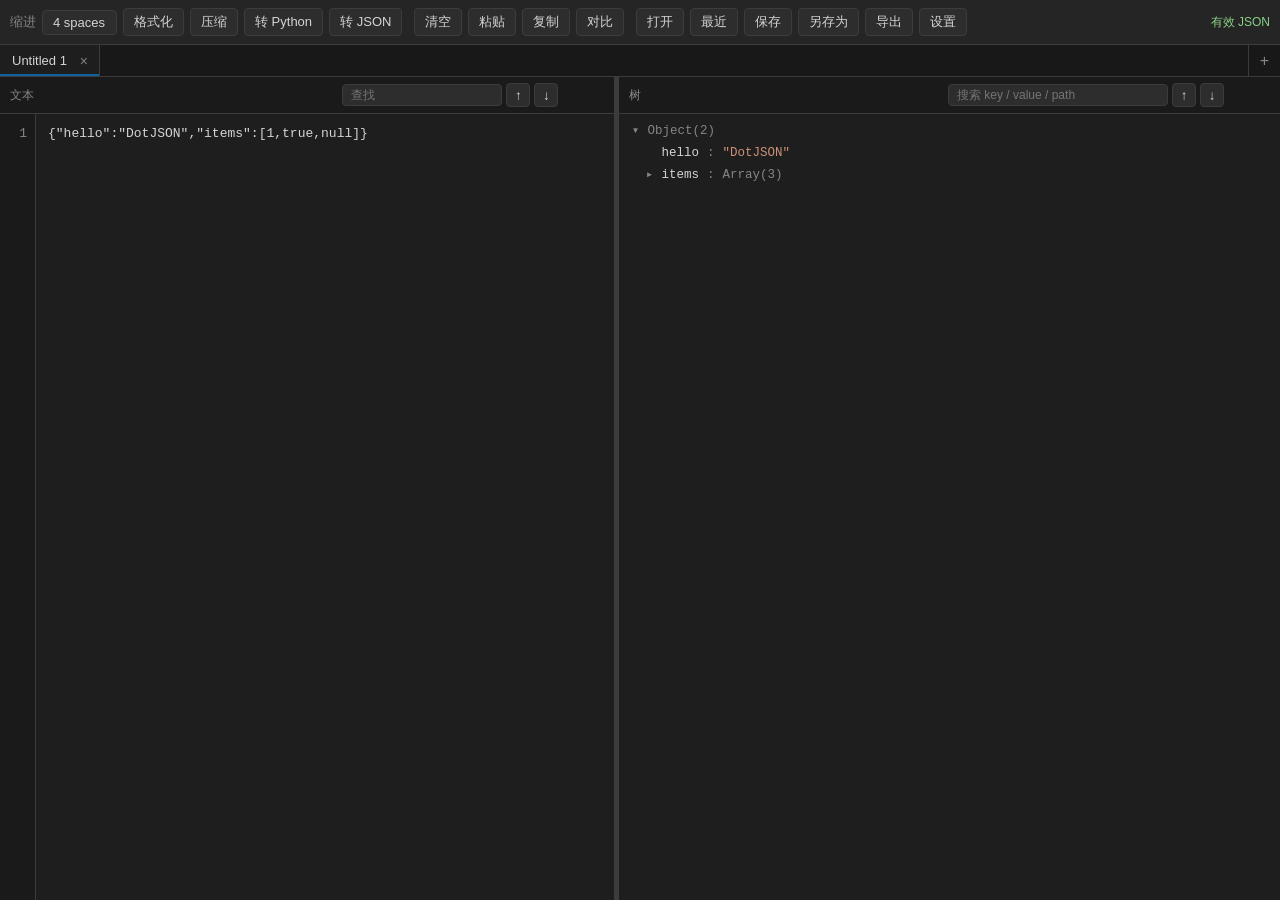
<file: utools/index.html>
<!DOCTYPE html>
<html lang="zh-CN">
<head>
  <meta charset="UTF-8" />
  <meta name="viewport" content="width=device-width, initial-scale=1.0" />
  <title>DotJSON</title>
  <link rel="stylesheet" href="index.css" />
</head>
<body>
  <div id="app">
    <header class="toolbar" role="toolbar">
      <div class="toolbar-group">
        <label class="indent-label" title="缩进">
          缩进
          <select id="indent-select" aria-label="缩进">
            <option value="twoSpaces">2 spaces</option>
            <option value="fourSpaces" selected>4 spaces</option>
            <option value="tab">Tab</option>
          </select>
        </label>
        <button type="button" id="btn-format" title="格式化 JSON（无效时会尝试修复）">格式化</button>
        <button type="button" id="btn-minify" title="压缩 JSON">压缩</button>
        <button type="button" id="btn-to-python" title="转为 Python 字面量">转 Python</button>
        <button type="button" id="btn-to-json" title="转为标准 JSON">转 JSON</button>
      </div>
      <div class="toolbar-group">
        <button type="button" id="btn-clear" title="清空">清空</button>
        <button type="button" id="btn-paste" title="从剪贴板粘贴并尝试格式化">粘贴</button>
        <button type="button" id="btn-copy" title="复制全文">复制</button>
        <button type="button" id="btn-diff" title="JSON 对比">对比</button>
      </div>
      <div class="toolbar-group">
        <button type="button" id="btn-open" title="打开文件">打开</button>
        <button type="button" id="btn-recent" title="最近文件">最近</button>
        <button type="button" id="btn-save" title="保存">保存</button>
        <button type="button" id="btn-save-as" title="另存为">另存为</button>
        <button type="button" id="btn-export" title="导出到文件">导出</button>
        <button type="button" id="btn-settings" title="设置">设置</button>
      </div>
      <div class="status" id="status" aria-live="polite">就绪</div>
    </header>

    <div id="tab-bar" class="tab-bar" role="tablist" aria-label="文档标签">
      <div id="tab-list" class="tab-list"></div>
      <button type="button" id="btn-new-tab" class="tab-new" title="新建标签">+</button>
    </div>

    <main class="panes">
      <section class="pane pane-editor" aria-label="文本编辑">
        <div class="pane-header editor-header">
          <span>文本</span>
          <span class="file-meta">
            <span id="dirty-mark" class="dirty-mark" hidden>•</span>
            <span id="file-label" class="file-label"></span>
          </span>
          <div class="editor-search" id="editor-search-bar">
            <input
              id="editor-search"
              type="search"
              placeholder="查找"
              autocomplete="off"
            />
            <button type="button" id="editor-search-prev" title="上一个">↑</button>
            <button type="button" id="editor-search-next" title="下一个">↓</button>
            <span id="editor-search-count" class="search-count"></span>
          </div>
        </div>
        <div id="jsonl-bar" class="jsonl-bar" hidden>
          <div id="jsonl-browse-controls" class="jsonl-browse-controls">
            <button type="button" id="jsonl-prev" title="上一条">上一条</button>
            <span id="jsonl-pos" class="jsonl-pos">0 / 0</span>
            <button type="button" id="jsonl-next" title="下一条">下一条</button>
            <button type="button" id="jsonl-exit" title="退出逐条浏览，在编辑器中显示完整 JSONL 文件">整文件编辑</button>
          </div>
          <div id="jsonl-full-controls" class="jsonl-full-controls" hidden>
            <span class="jsonl-full-hint">当前为 JSONL 整文件编辑（多行无法作为单个 JSON 解析）</span>
            <button type="button" id="jsonl-enter" title="按行进入逐条浏览">逐条浏览</button>
          </div>
        </div>
        <div class="editor-shell">
          <div id="editor-gutter" class="editor-gutter" aria-hidden="true"></div>
          <div class="editor-main">
            <pre id="editor-highlight" class="editor-highlight" aria-hidden="true"></pre>
            <textarea
              id="editor"
              spellcheck="false"
              autocomplete="off"
              autocapitalize="off"
              placeholder='粘贴或输入 JSON，例如 {"hello": "world"}'
            ></textarea>
          </div>
        </div>
      </section>

      <div class="splitter" id="splitter" title="拖拽调整宽度"></div>

      <section class="pane pane-tree" aria-label="树浏览">
        <div class="pane-header tree-header">
          <span>树</span>
          <div class="tree-search" id="tree-search-bar">
            <input
              id="tree-search"
              type="search"
              placeholder="搜索 key / value / path"
              autocomplete="off"
            />
            <button type="button" id="search-prev" title="上一个">↑</button>
            <button type="button" id="search-next" title="下一个">↓</button>
            <span id="search-count" class="search-count"></span>
          </div>
        </div>
        <div id="jsonl-accordion" class="jsonl-accordion" hidden></div>
        <div id="tree-host" class="tree-host">
          <div id="tree" class="tree" tabindex="0"></div>
        </div>
      </section>
    </main>
  </div>

  <ul id="context-menu" class="context-menu" hidden>
    <li data-action="copy-key">Copy Key</li>
    <li data-action="copy-value">Copy Value</li>
    <li data-action="copy-path">Copy JSON Path</li>
    <li data-action="expand-all">Expand All</li>
    <li data-action="collapse-all">Collapse All</li>
    <li data-action="delete-node">Delete Node</li>
  </ul>

  <ul id="tab-context-menu" class="context-menu" hidden>
    <li data-action="rename">重命名</li>
    <li data-action="duplicate">创建副本</li>
    <li data-action="close">关闭</li>
    <li data-action="close-others">关闭其他</li>
  </ul>

  <ul id="recent-menu" class="context-menu recent-menu" hidden></ul>

  <div id="settings-panel" class="settings-panel" hidden>
    <div class="settings-card" role="dialog" aria-label="设置" aria-modal="true">
      <div class="settings-card-header">
        <h2>设置</h2>
        <button type="button" id="settings-dismiss" class="settings-dismiss" title="不保存并关闭" aria-label="不保存并关闭">×</button>
      </div>
      <label class="settings-field">
        默认缩进
        <select id="settings-default-indent" aria-label="默认缩进">
          <option value="twoSpaces">2 spaces</option>
          <option value="fourSpaces">4 spaces</option>
          <option value="tab">Tab</option>
        </select>
      </label>
      <p class="settings-hint">仅影响新建标签，不改变已打开文档。</p>
      <label class="settings-toggle">
        <input type="checkbox" id="settings-auto-format" checked />
        <span>自动格式化</span>
      </label>
      <p class="settings-hint">开启后，粘贴、打开文件与从 uTools 搜索框载入时会自动格式化内容。</p>
      <div class="settings-card-footer">
        <button type="button" id="settings-save-close">保存并关闭</button>
      </div>
    </div>
  </div>

  <div id="diff-panel" class="diff-panel" hidden>
    <div class="diff-panel-inner">
      <div class="diff-panel-header">
        <span>JSON 对比</span>
        <button type="button" id="diff-close" title="关闭">关闭</button>
      </div>
      <div class="diff-sources">
        <div class="diff-side">
          <div class="diff-side-toolbar">
            <label>
              左
              <select id="diff-left-select" aria-label="左侧来源标签"></select>
            </label>
            <button type="button" id="diff-left-current" title="使用当前标签">用当前标签</button>
          </div>
          <textarea
            id="diff-left-text"
            class="diff-text"
            spellcheck="false"
            autocomplete="off"
            placeholder="左侧 JSON"
          ></textarea>
        </div>
        <div class="diff-side">
          <div class="diff-side-toolbar">
            <label>
              右
              <select id="diff-right-select" aria-label="右侧来源标签"></select>
            </label>
            <button type="button" id="diff-right-current" title="使用当前标签">用当前标签</button>
          </div>
          <textarea
            id="diff-right-text"
            class="diff-text"
            spellcheck="false"
            autocomplete="off"
            placeholder="右侧 JSON"
          ></textarea>
        </div>
      </div>
      <div class="diff-rows-wrap">
        <div class="diff-rows-header">
          <span class="diff-col-path">path</span>
          <span class="diff-col-kind">kind</span>
          <span class="diff-col-left">左</span>
          <span class="diff-col-right">右</span>
        </div>
        <div id="diff-rows" class="diff-rows" role="listbox" aria-label="差异列表"></div>
      </div>
      <div class="diff-actions">
        <button type="button" id="diff-apply-left" title="将选中差异应用到左">应用到左</button>
        <button type="button" id="diff-apply-right" title="将选中差异应用到右">应用到右</button>
        <button type="button" id="diff-apply-all-left" title="将全部差异应用到左">全部到左</button>
        <button type="button" id="diff-apply-all-right" title="将全部差异应用到右">全部到右</button>
      </div>
    </div>
  </div>

  <script src="lib/json-core.js"></script>
  <script src="lib/json-diff.js"></script>
  <script src="lib/jsonl.js"></script>
  <script src="lib/python-literal.js"></script>
  <script src="lib/tree-edit.js"></script>
  <script src="state/document.js"></script>
  <script src="state/preferences.js"></script>
  <script src="state/workspace.js"></script>
  <script src="app/main.js"></script>
</body>
</html>
</file>
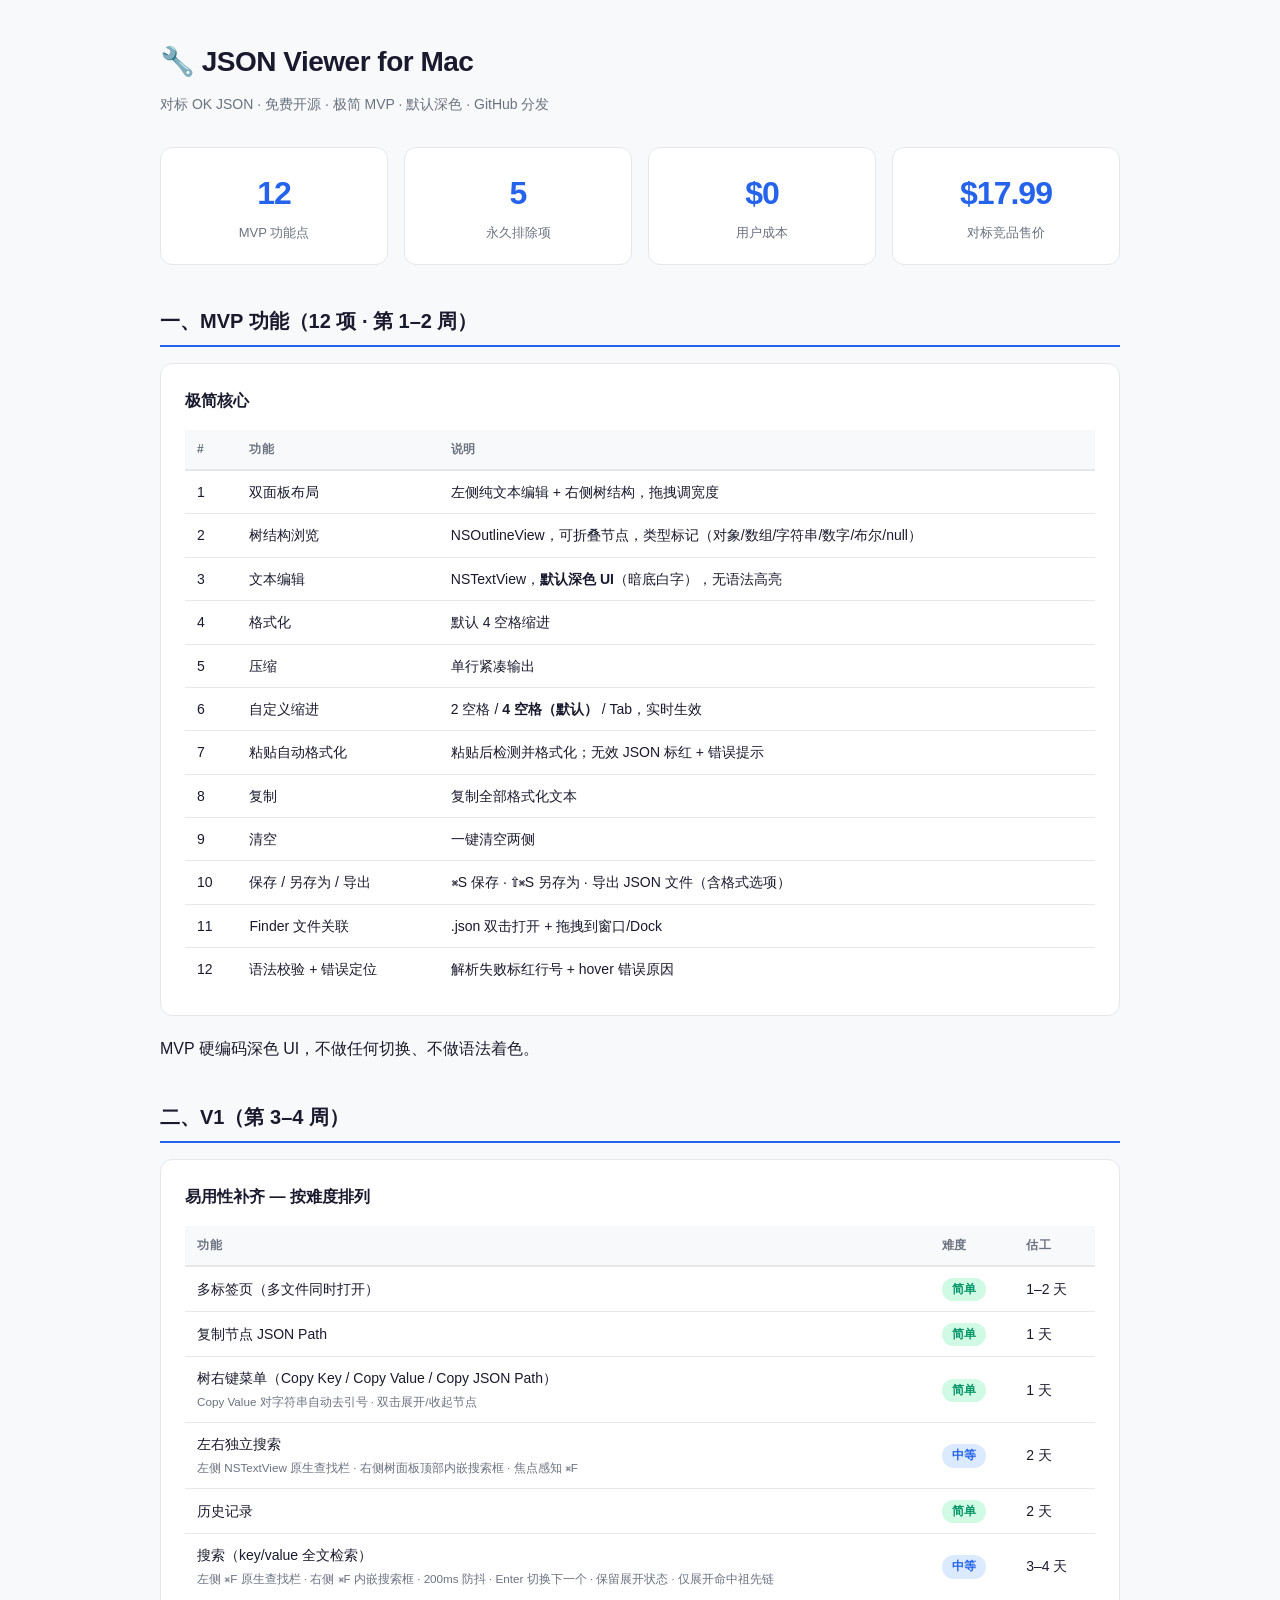
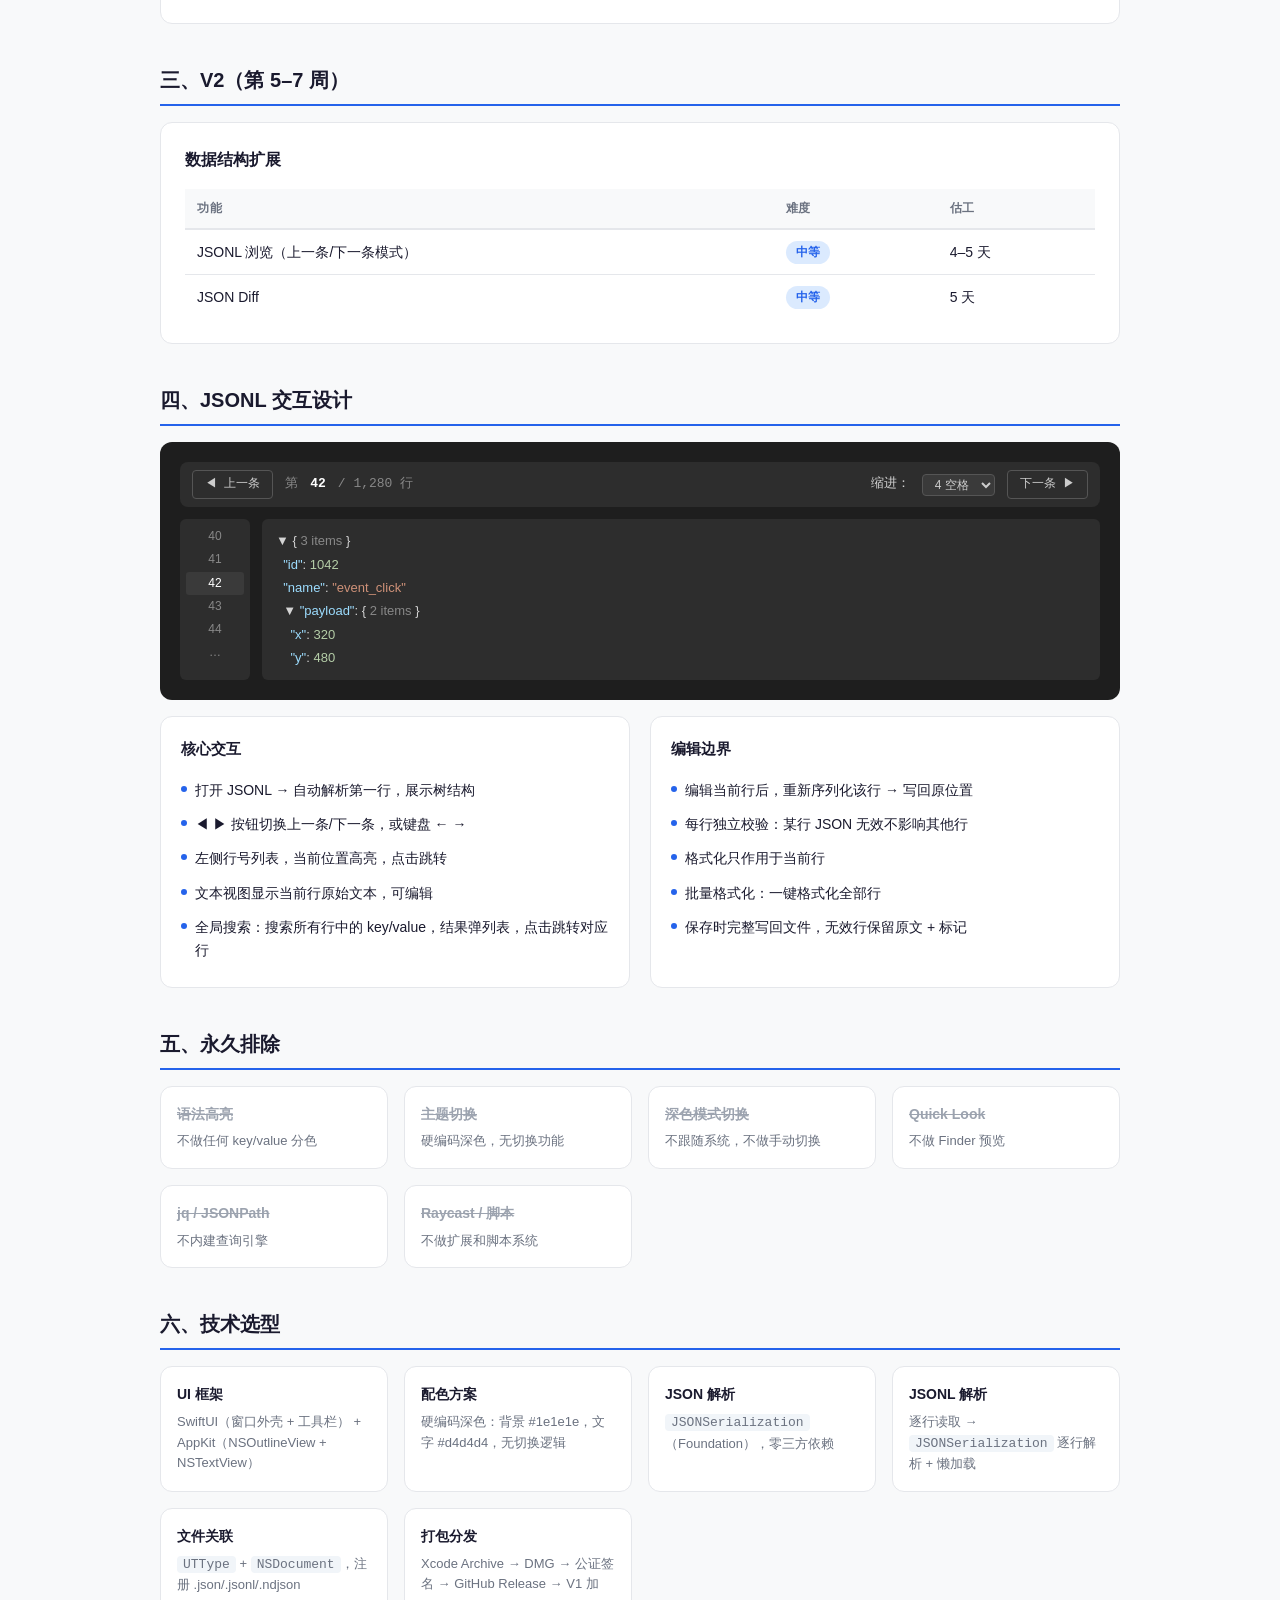
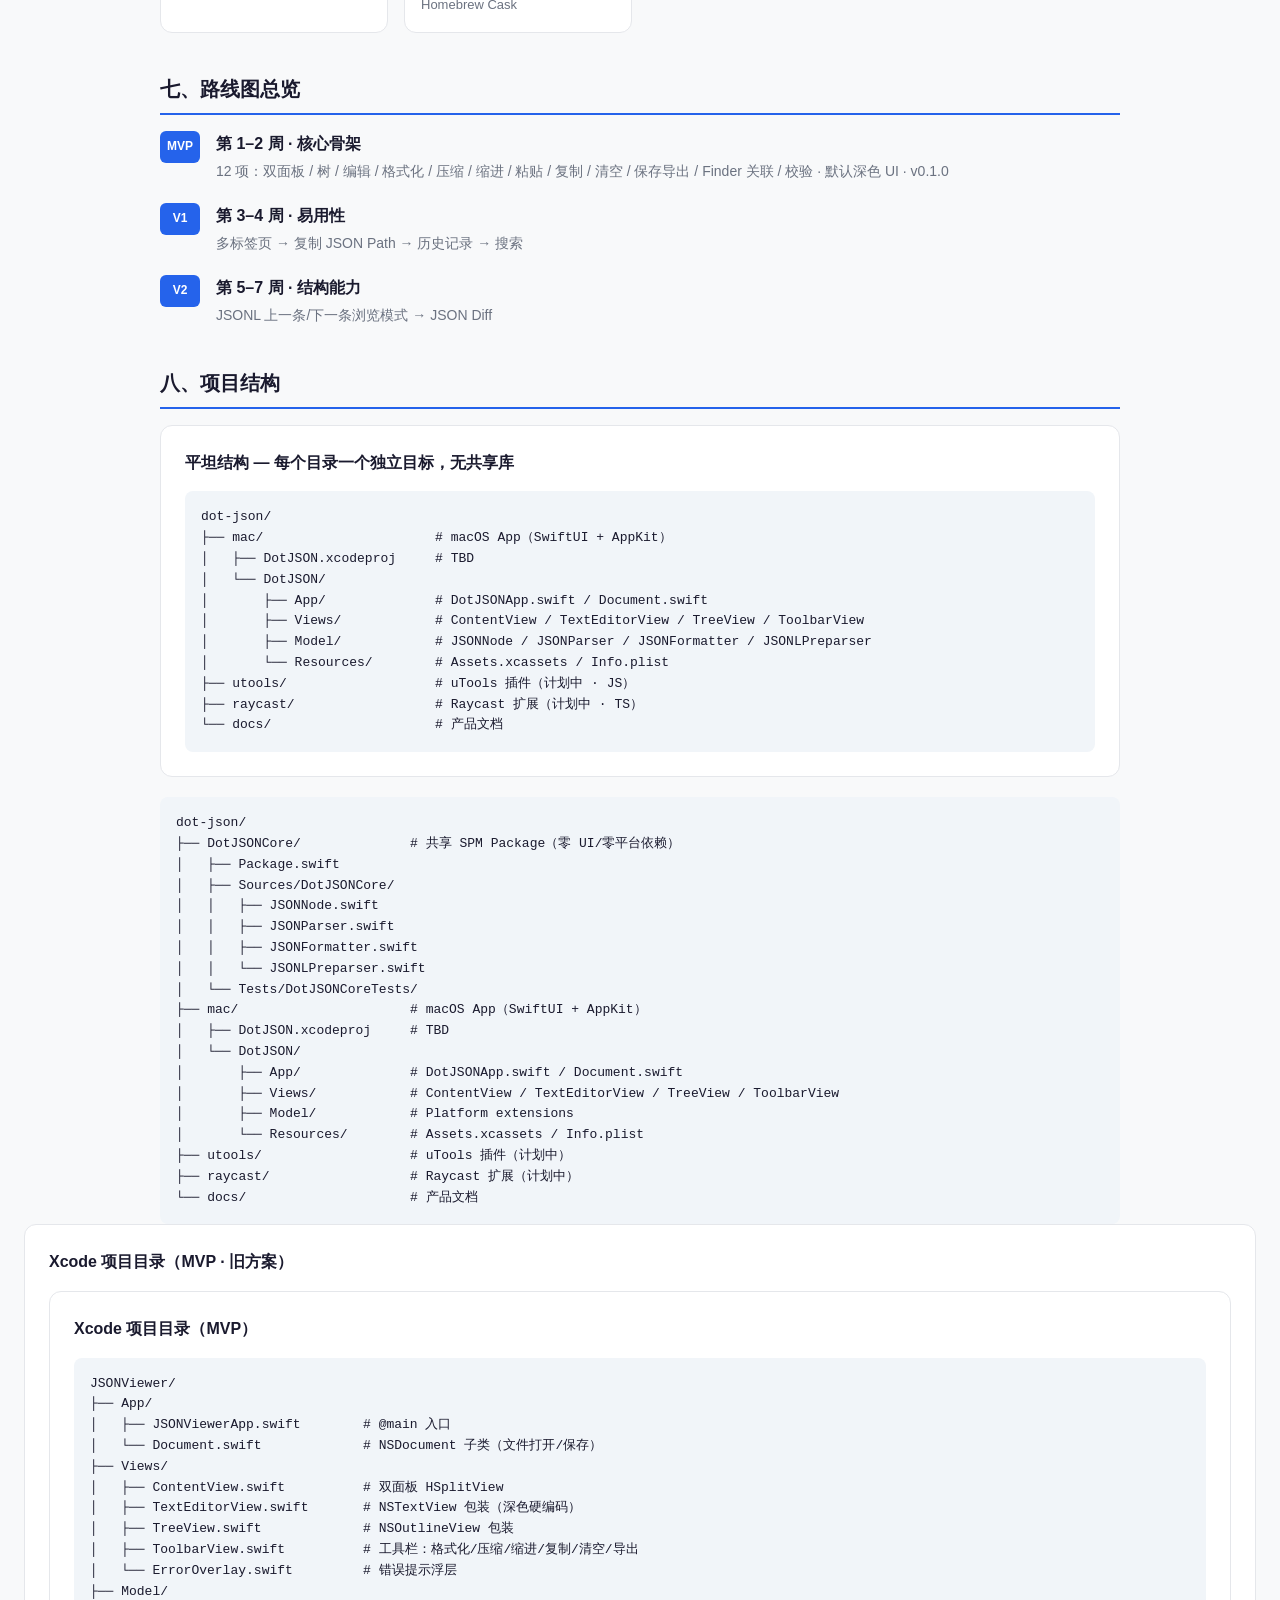
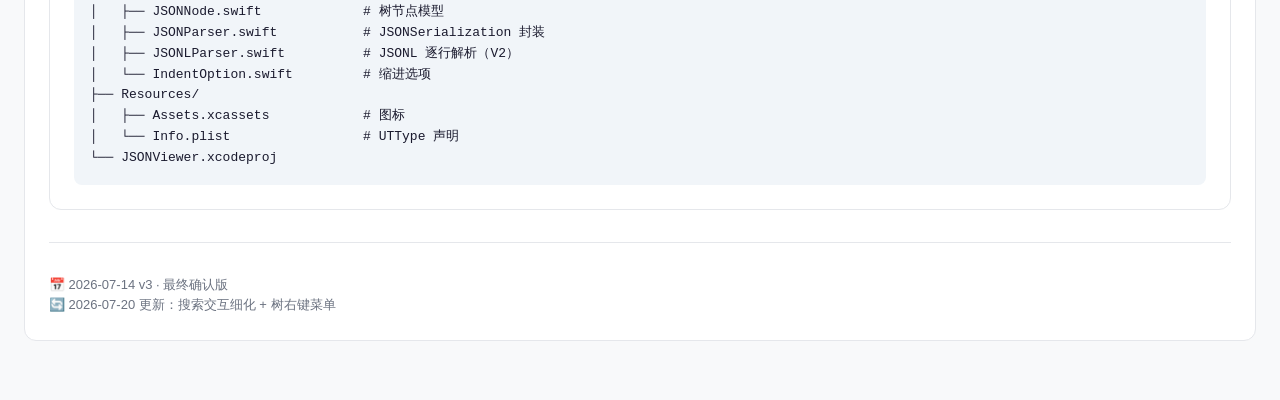
<file: docs/json-viewer-proposal.html>
<!DOCTYPE html>
<html lang="zh-CN">
<head>
<meta charset="UTF-8">
<meta name="viewport" content="width=device-width, initial-scale=1.0">
<title>JSON Viewer for Mac — 产品方案 &amp; MVP 规格 v3</title>
<style>
  :root {
    --bg: #f8f9fa; --card: #ffffff; --text: #1a1a2e; --text-muted: #6b7280;
    --border: #e5e7eb; --accent: #2563eb; --accent-light: #dbeafe;
    --green: #059669; --green-light: #d1fae5;
    --orange: #d97706; --orange-light: #fef3c7;
    --red: #dc2626; --red-light: #fee2e2;
    --purple: #7c3aed; --purple-light: #ede9fe;
    --radius: 12px;
  }
  * { margin:0; padding:0; box-sizing:border-box; }
  body {
    font-family: -apple-system, BlinkMacSystemFont, "SF Pro Display", "Segoe UI", sans-serif;
    background: var(--bg); color: var(--text); line-height: 1.6; padding: 40px 24px;
  }
  .container { max-width: 960px; margin: 0 auto; }
  h1 { font-size: 28px; font-weight: 700; margin-bottom: 8px; letter-spacing: -0.5px; }
  h2 { font-size: 20px; font-weight: 700; margin: 40px 0 16px; padding-bottom: 8px; border-bottom: 2px solid var(--accent); }
  h3 { font-size: 16px; font-weight: 600; margin: 24px 0 12px; }
  h4 { font-size: 15px; font-weight: 700; margin-bottom: 12px; }
  .subtitle { color: var(--text-muted); font-size: 14px; margin-bottom: 32px; }
  .badge {
    display: inline-block; padding: 2px 10px; border-radius: 20px;
    font-size: 12px; font-weight: 600;
  }
  .badge-mvp { background: var(--green-light); color: var(--green); }
  .badge-v1 { background: var(--accent-light); color: var(--accent); }
  .badge-v2 { background: var(--purple-light); color: var(--purple); }
  .badge-no { background: #f3f4f6; color: #9ca3af; }
  .badge-key { background: var(--red-light); color: var(--red); }
  .badge-free { background: var(--orange-light); color: var(--orange); }
  .card {
    background: var(--card); border: 1px solid var(--border);
    border-radius: var(--radius); padding: 24px; margin-bottom: 20px;
  }
  .card-title {
    font-size: 16px; font-weight: 700; margin-bottom: 16px;
    display: flex; align-items: center; gap: 8px;
  }
  .metrics {
    display: grid; grid-template-columns: repeat(auto-fit, minmax(180px, 1fr));
    gap: 16px; margin-bottom: 24px;
  }
  .metric {
    background: var(--card); border: 1px solid var(--border);
    border-radius: var(--radius); padding: 20px; text-align: center;
  }
  .metric-value { font-size: 32px; font-weight: 800; color: var(--accent); letter-spacing: -1px; }
  .metric-label { font-size: 13px; color: var(--text-muted); margin-top: 4px; }
  table { width: 100%; border-collapse: collapse; font-size: 14px; }
  th {
    text-align: left; padding: 10px 12px; background: var(--bg);
    font-weight: 600; font-size: 12px; text-transform: uppercase;
    letter-spacing: 0.5px; color: var(--text-muted); border-bottom: 2px solid var(--border);
  }
  td { padding: 10px 12px; border-bottom: 1px solid var(--border); }
  tr:last-child td { border-bottom: none; }
  .timeline { margin: 16px 0; }
  .timeline-step { display: flex; gap: 16px; margin-bottom: 20px; }
  .step-marker {
    flex-shrink: 0; width: 40px; height: 32px; border-radius: 6px;
    background: var(--accent); color: white; font-size: 12px; font-weight: 700;
    display: flex; align-items: center; justify-content: center;
  }
  .step-body { flex: 1; }
  .step-title { font-weight: 600; margin-bottom: 4px; }
  .step-text { font-size: 14px; color: var(--text-muted); }
  .compare {
    display: grid; grid-template-columns: 1fr 1fr; gap: 20px; margin: 16px 0;
  }
  @media (max-width: 640px) { .compare { grid-template-columns: 1fr; } }
  .compare-col {
    background: var(--card); border: 1px solid var(--border);
    border-radius: var(--radius); padding: 20px;
  }
  .feature-list { list-style: none; }
  .feature-list li {
    padding: 6px 0; font-size: 14px;
    display: flex; align-items: flex-start; gap: 8px;
  }
  .feature-list li::before {
    content:""; flex-shrink:0; width:6px; height:6px;
    border-radius:50%; background: var(--accent); margin-top:7px;
  }
  code {
    background: #f1f5f9; padding: 1px 6px; border-radius: 4px;
    font-size: 13px; font-family: "SF Mono", "Fira Code", monospace;
  }
  pre code { background: none; padding: 0; }
  .tech-grid {
    display: grid; grid-template-columns: repeat(auto-fit, minmax(200px, 1fr)); gap: 16px;
  }
  .tech-card {
    background: var(--card); border: 1px solid var(--border);
    border-radius: var(--radius); padding: 16px;
  }
  .tech-card h5 { font-size: 14px; font-weight: 700; margin-bottom: 6px; }
  .tech-card p { font-size: 13px; color: var(--text-muted); }
  hr { border: none; border-top: 1px solid var(--border); margin: 32px 0; }
  .footer { font-size: 13px; color: var(--text-muted); }
  .strikethrough { text-decoration: line-through; color: #9ca3af; }

  /* JSONL mock */
  .jsonl-mock {
    background: #1e1e1e; border-radius: var(--radius); padding: 20px;
    color: #d4d4d4; font-size: 13px; margin: 16px 0;
  }
  .jsonl-nav {
    display: flex; align-items: center; gap: 12px;
    padding: 8px 12px; background: #2d2d2d;
    border-radius: 8px; margin-bottom: 12px;
    font-family: "SF Mono", monospace; font-size: 13px;
  }
  .jsonl-nav-btn {
    padding: 4px 12px; border-radius: 4px; border: 1px solid #555;
    color: #ccc; cursor: pointer; font-size: 12px;
  }
  .jsonl-pos { color: #888; flex: 1; }
  .jsonl-body { display: flex; gap: 12px; }
  .jsonl-list {
    width: 70px; background: #2d2d2d; border-radius: 6px;
    padding: 6px; font-size: 12px; color: #888; text-align: center;
  }
  .jsonl-list .active { color: #fff; background: #3a3a3a; border-radius: 3px; padding: 2px 0; }
  .jsonl-list span { display: block; padding: 2px 0; }
  .jsonl-tree {
    flex: 1; background: #2d2d2d; border-radius: 6px;
    padding: 10px 14px; font-size: 13px; line-height: 1.8;
  }
  .jsonl-tree .key { color: #9cdcfe; }
  .jsonl-tree .str { color: #ce9178; }
  .jsonl-tree .num { color: #b5cea8; }
  .jsonl-tree .bool { color: #569cd6; }
</style>
</head>
<body>
<div class="container">

<h1>🔧 JSON Viewer for Mac</h1>
<p class="subtitle">对标 OK JSON · 免费开源 · 极简 MVP · 默认深色 · GitHub 分发</p>

<div class="metrics">
  <div class="metric"><div class="metric-value">12</div><div class="metric-label">MVP 功能点</div></div>
  <div class="metric"><div class="metric-value">5</div><div class="metric-label">永久排除项</div></div>
  <div class="metric"><div class="metric-value">$0</div><div class="metric-label">用户成本</div></div>
  <div class="metric"><div class="metric-value">$17.99</div><div class="metric-label">对标竞品售价</div></div>
</div>

<!-- MVP -->
<h2>一、MVP 功能（12 项 · 第 1–2 周）</h2>

<div class="card">
  <div class="card-title">极简核心</div>
  <table>
    <thead><tr><th>#</th><th>功能</th><th>说明</th></tr></thead>
    <tbody>
      <tr><td>1</td><td>双面板布局</td><td>左侧纯文本编辑 + 右侧树结构，拖拽调宽度</td></tr>
      <tr><td>2</td><td>树结构浏览</td><td>NSOutlineView，可折叠节点，类型标记（对象/数组/字符串/数字/布尔/null）</td></tr>
      <tr><td>3</td><td>文本编辑</td><td>NSTextView，<strong>默认深色 UI</strong>（暗底白字），无语法高亮</td></tr>
      <tr><td>4</td><td>格式化</td><td>默认 4 空格缩进</td></tr>
      <tr><td>5</td><td>压缩</td><td>单行紧凑输出</td></tr>
      <tr><td>6</td><td>自定义缩进</td><td>2 空格 / <strong>4 空格（默认）</strong> / Tab，实时生效</td></tr>
      <tr><td>7</td><td>粘贴自动格式化</td><td>粘贴后检测并格式化；无效 JSON 标红 + 错误提示</td></tr>
      <tr><td>8</td><td>复制</td><td>复制全部格式化文本</td></tr>
      <tr><td>9</td><td>清空</td><td>一键清空两侧</td></tr>
      <tr><td>10</td><td>保存 / 另存为 / 导出</td><td>⌘S 保存 · ⇧⌘S 另存为 · 导出 JSON 文件（含格式选项）</td></tr>
      <tr><td>11</td><td>Finder 文件关联</td><td>.json 双击打开 + 拖拽到窗口/Dock</td></tr>
      <tr><td>12</td><td>语法校验 + 错误定位</td><td>解析失败标红行号 + hover 错误原因</td></tr>
    </tbody>
  </table>
</div>

<p>MVP 硬编码深色 UI，不做任何切换、不做语法着色。</p>

<!-- V1 -->
<h2>二、V1（第 3–4 周）</h2>

<div class="card">
  <div class="card-title">易用性补齐 — 按难度排列</div>
  <table>
    <thead><tr><th>功能</th><th>难度</th><th>估工</th></tr></thead>
    <tbody>
      <tr><td>多标签页（多文件同时打开）</td><td><span class="badge badge-mvp">简单</span></td><td>1–2 天</td></tr>
      <tr><td>复制节点 JSON Path</td><td><span class="badge badge-mvp">简单</span></td><td>1 天</td></tr>
      <tr><td>树右键菜单（Copy Key / Copy Value / Copy JSON Path）<br><small style="color:#6b7280;">Copy Value 对字符串自动去引号 · 双击展开/收起节点</small></td><td><span class="badge badge-mvp">简单</span></td><td>1 天</td></tr>
      <tr><td>左右独立搜索<br><small style="color:#6b7280;">左侧 NSTextView 原生查找栏 · 右侧树面板顶部内嵌搜索框 · 焦点感知 ⌘F</small></td><td><span class="badge badge-v1">中等</span></td><td>2 天</td></tr>
      <tr><td>历史记录</td><td><span class="badge badge-mvp">简单</span></td><td>2 天</td></tr>
      <tr><td>搜索（key/value 全文检索）<br><small style="color:#6b7280;">左侧 ⌘F 原生查找栏 · 右侧 ⌘F 内嵌搜索框 · 200ms 防抖 · Enter 切换下一个 · 保留展开状态 · 仅展开命中祖先链</small></td><td><span class="badge badge-v1">中等</span></td><td>3–4 天</td></tr>
    </tbody>
  </table>
</div>

<!-- V2 -->
<h2>三、V2（第 5–7 周）</h2>

<div class="card">
  <div class="card-title">数据结构扩展</div>
  <table>
    <thead><tr><th>功能</th><th>难度</th><th>估工</th></tr></thead>
    <tbody>
      <tr><td>JSONL 浏览（上一条/下一条模式）</td><td><span class="badge badge-v1">中等</span></td><td>4–5 天</td></tr>
      <tr><td>JSON Diff</td><td><span class="badge badge-v1">中等</span></td><td>5 天</td></tr>
    </tbody>
  </table>
</div>

<!-- JSONL 交互设计 -->
<h2>四、JSONL 交互设计</h2>

<div class="jsonl-mock">

  <!-- 导航栏 -->
  <div class="jsonl-nav">
    <span class="jsonl-nav-btn">◀ 上一条</span>
    <span style="color:#888;">第</span> <strong style="color:#fff;">42</strong> <span style="color:#888;">/ 1,280 行</span>
    <span class="jsonl-pos"></span>
    <span>缩进：</span>
    <select style="background:#3a3a3a;color:#ccc;border:1px solid #555;border-radius:4px;padding:2px 8px;font-size:12px;">
      <option>4 空格</option>
      <option>2 空格</option>
      <option>Tab</option>
    </select>
    <span class="jsonl-nav-btn">下一条 ▶</span>
  </div>

  <!-- 主区域 -->
  <div class="jsonl-body">
    <!-- 行号列表 -->
    <div class="jsonl-list">
      <span>40</span><span>41</span><span class="active">42</span><span>43</span><span>44</span><span>…</span>
    </div>

    <!-- 当前行 JSON 树 -->
    <div class="jsonl-tree">
      <div>▼ { <span style="color:#888;">3 items</span> }</div>
      <div>&nbsp;&nbsp;<span class="key">"id"</span>: <span class="num">1042</span></div>
      <div>&nbsp;&nbsp;<span class="key">"name"</span>: <span class="str">"event_click"</span></div>
      <div>&nbsp;&nbsp;▼ <span class="key">"payload"</span>: { <span style="color:#888;">2 items</span> }</div>
      <div>&nbsp;&nbsp;&nbsp;&nbsp;<span class="key">"x"</span>: <span class="num">320</span></div>
      <div>&nbsp;&nbsp;&nbsp;&nbsp;<span class="key">"y"</span>: <span class="num">480</span></div>
    </div>
  </div>

</div>

<div class="compare">
  <div class="compare-col">
    <h4>核心交互</h4>
    <ul class="feature-list">
      <li>打开 JSONL → 自动解析第一行，展示树结构</li>
      <li>◀ ▶ 按钮切换上一条/下一条，或键盘 ← →</li>
      <li>左侧行号列表，当前位置高亮，点击跳转</li>
      <li>文本视图显示当前行原始文本，可编辑</li>
      <li>全局搜索：搜索所有行中的 key/value，结果弹列表，点击跳转对应行</li>
    </ul>
  </div>
  <div class="compare-col">
    <h4>编辑边界</h4>
    <ul class="feature-list">
      <li>编辑当前行后，重新序列化该行 → 写回原位置</li>
      <li>每行独立校验：某行 JSON 无效不影响其他行</li>
      <li>格式化只作用于当前行</li>
      <li>批量格式化：一键格式化全部行</li>
      <li>保存时完整写回文件，无效行保留原文 + 标记</li>
    </ul>
  </div>
</div>

<!-- 不做的 -->
<h2>五、永久排除</h2>

<div class="tech-grid">
  <div class="tech-card">
    <h5><span class="strikethrough">语法高亮</span></h5>
    <p>不做任何 key/value 分色</p>
  </div>
  <div class="tech-card">
    <h5><span class="strikethrough">主题切换</span></h5>
    <p>硬编码深色，无切换功能</p>
  </div>
  <div class="tech-card">
    <h5><span class="strikethrough">深色模式切换</span></h5>
    <p>不跟随系统，不做手动切换</p>
  </div>
  <div class="tech-card">
    <h5><span class="strikethrough">Quick Look</span></h5>
    <p>不做 Finder 预览</p>
  </div>
  <div class="tech-card">
    <h5><span class="strikethrough">jq / JSONPath</span></h5>
    <p>不内建查询引擎</p>
  </div>
  <div class="tech-card">
    <h5><span class="strikethrough">Raycast / 脚本</span></h5>
    <p>不做扩展和脚本系统</p>
  </div>
</div>

<!-- 技术选型 -->
<h2>六、技术选型</h2>

<div class="tech-grid">
  <div class="tech-card">
    <h5>UI 框架</h5>
    <p>SwiftUI（窗口外壳 + 工具栏） + AppKit（NSOutlineView + NSTextView）</p>
  </div>
  <div class="tech-card">
    <h5>配色方案</h5>
    <p>硬编码深色：背景 #1e1e1e，文字 #d4d4d4，无切换逻辑</p>
  </div>
  <div class="tech-card">
    <h5>JSON 解析</h5>
    <p><code>JSONSerialization</code>（Foundation），零三方依赖</p>
  </div>
  <div class="tech-card">
    <h5>JSONL 解析</h5>
    <p>逐行读取 → <code>JSONSerialization</code> 逐行解析 + 懒加载</p>
  </div>
  <div class="tech-card">
    <h5>文件关联</h5>
    <p><code>UTType</code> + <code>NSDocument</code>，注册 .json/.jsonl/.ndjson</p>
  </div>
  <div class="tech-card">
    <h5>打包分发</h5>
    <p>Xcode Archive → DMG → 公证签名 → GitHub Release → V1 加 Homebrew Cask</p>
  </div>
</div>

<!-- 路线图 -->
<h2>七、路线图总览</h2>

<div class="timeline">
  <div class="timeline-step">
    <div class="step-marker">MVP</div>
    <div class="step-body">
      <div class="step-title">第 1–2 周 · 核心骨架</div>
      <div class="step-text">12 项：双面板 / 树 / 编辑 / 格式化 / 压缩 / 缩进 / 粘贴 / 复制 / 清空 / 保存导出 / Finder 关联 / 校验 · 默认深色 UI · v0.1.0</div>
    </div>
  </div>
  <div class="timeline-step">
    <div class="step-marker">V1</div>
    <div class="step-body">
      <div class="step-title">第 3–4 周 · 易用性</div>
      <div class="step-text">多标签页 → 复制 JSON Path → 历史记录 → 搜索</div>
    </div>
  </div>
  <div class="timeline-step">
    <div class="step-marker">V2</div>
    <div class="step-body">
      <div class="step-title">第 5–7 周 · 结构能力</div>
      <div class="step-text">JSONL 上一条/下一条浏览模式 → JSON Diff</div>
    </div>
  </div>
</div>

<!-- 项目结构 -->
<h2>八、项目结构</h2>

<div class="card">
  <div class="card-title">平坦结构 — 每个目录一个独立目标，无共享库</div>
<pre style="font-size:13px; background:#f1f5f9; padding:16px; border-radius:8px; overflow-x:auto;">
<code>dot-json/
├── mac/                      # macOS App（SwiftUI + AppKit）
│   ├── DotJSON.xcodeproj     # TBD
│   └── DotJSON/
│       ├── App/              # DotJSONApp.swift / Document.swift
│       ├── Views/            # ContentView / TextEditorView / TreeView / ToolbarView
│       ├── Model/            # JSONNode / JSONParser / JSONFormatter / JSONLPreparser
│       └── Resources/        # Assets.xcassets / Info.plist
├── utools/                   # uTools 插件（计划中 · JS）
├── raycast/                  # Raycast 扩展（计划中 · TS）
└── docs/                     # 产品文档</code></pre>
</div>
<pre style="font-size:13px; background:#f1f5f9; padding:16px; border-radius:8px; overflow-x:auto;">
<code>dot-json/
├── DotJSONCore/              # 共享 SPM Package（零 UI/零平台依赖）
│   ├── Package.swift
│   ├── Sources/DotJSONCore/
│   │   ├── JSONNode.swift
│   │   ├── JSONParser.swift
│   │   ├── JSONFormatter.swift
│   │   └── JSONLPreparser.swift
│   └── Tests/DotJSONCoreTests/
├── mac/                      # macOS App（SwiftUI + AppKit）
│   ├── DotJSON.xcodeproj     # TBD
│   └── DotJSON/
│       ├── App/              # DotJSONApp.swift / Document.swift
│       ├── Views/            # ContentView / TextEditorView / TreeView / ToolbarView
│       ├── Model/            # Platform extensions
│       └── Resources/        # Assets.xcassets / Info.plist
├── utools/                   # uTools 插件（计划中）
├── raycast/                  # Raycast 扩展（计划中）
└── docs/                     # 产品文档</code></pre>
</div>

<div class="card">
  <div class="card-title">Xcode 项目目录（MVP · 旧方案）</div>

<div class="card">
  <div class="card-title">Xcode 项目目录（MVP）</div>
<pre style="font-size:13px; background:#f1f5f9; padding:16px; border-radius:8px; overflow-x:auto;">
<code>JSONViewer/
├── App/
│   ├── JSONViewerApp.swift        # @main 入口
│   └── Document.swift             # NSDocument 子类（文件打开/保存）
├── Views/
│   ├── ContentView.swift          # 双面板 HSplitView
│   ├── TextEditorView.swift       # NSTextView 包装（深色硬编码）
│   ├── TreeView.swift             # NSOutlineView 包装
│   ├── ToolbarView.swift          # 工具栏：格式化/压缩/缩进/复制/清空/导出
│   └── ErrorOverlay.swift         # 错误提示浮层
├── Model/
│   ├── JSONNode.swift             # 树节点模型
│   ├── JSONParser.swift           # JSONSerialization 封装
│   ├── JSONLParser.swift          # JSONL 逐行解析（V2）
│   └── IndentOption.swift         # 缩进选项
├── Resources/
│   ├── Assets.xcassets            # 图标
│   └── Info.plist                 # UTType 声明
└── JSONViewer.xcodeproj</code></pre>
</div>

<hr>
<p class="footer">📅 2026-07-14 v3 · 最终确认版<br>🔄 2026-07-20 更新：搜索交互细化 + 树右键菜单</p>

</div>
</body>
</html>
</file>
<file: utools/index.css>
:root {
  --bg: #1e1e1e;
  --bg-elevated: #252526;
  --bg-hover: #2a2d2e;
  --border: #3c3c3c;
  --text: #d4d4d4;
  --muted: #858585;
  --accent: #0e639c;
  --accent-hover: #1177bb;
  --danger: #f14c4c;
  --string: #ce9178;
  --number: #b5cea8;
  --keyword: #569cd6;
  --match: #5a4a1a;
  --match-active: #9a5a1a;
  --font-mono: "SF Mono", "Menlo", "Consolas", "Liberation Mono", monospace;
  --font-ui: -apple-system, BlinkMacSystemFont, "Segoe UI", "PingFang SC",
    "Hiragino Sans GB", "Microsoft YaHei", sans-serif;
}

* {
  box-sizing: border-box;
}

html,
body {
  margin: 0;
  height: 100%;
  background: var(--bg);
  color: var(--text);
  font-family: var(--font-ui);
  font-size: 13px;
  overflow: hidden;
  user-select: none;
}

#app {
  display: flex;
  flex-direction: column;
  height: 100%;
}

.toolbar {
  display: flex;
  flex-wrap: wrap;
  align-items: center;
  gap: 8px 12px;
  padding: 8px 10px;
  background: var(--bg-elevated);
  border-bottom: 1px solid var(--border);
}

.toolbar-group {
  display: flex;
  align-items: center;
  gap: 6px;
}

.toolbar button,
.indent-label select {
  appearance: none;
  border: 1px solid var(--border);
  background: #2d2d2d;
  color: var(--text);
  border-radius: 4px;
  padding: 4px 10px;
  font: inherit;
  cursor: pointer;
}

.toolbar button:hover,
.indent-label select:hover {
  border-color: #555;
  background: #333;
}

.toolbar button:active {
  background: var(--accent);
  border-color: var(--accent);
}

.indent-label {
  display: inline-flex;
  align-items: center;
  gap: 6px;
  color: var(--muted);
}

.status {
  margin-left: auto;
  color: var(--muted);
  font-size: 12px;
  max-width: 42%;
  overflow: hidden;
  text-overflow: ellipsis;
  white-space: nowrap;
}

.status.is-error {
  color: var(--danger);
}

.status.is-ok {
  color: #89d185;
}

.tab-bar {
  display: flex;
  align-items: stretch;
  gap: 0;
  min-height: 32px;
  background: #181818;
  border-bottom: 1px solid var(--border);
  flex: 0 0 auto;
}

.tab-list {
  display: flex;
  flex: 1;
  min-width: 0;
  overflow-x: auto;
  overflow-y: hidden;
}

.tab-item {
  appearance: none;
  border: 0;
  border-right: 1px solid var(--border);
  background: transparent;
  color: var(--muted);
  padding: 0;
  font: inherit;
  cursor: pointer;
  white-space: nowrap;
  max-width: 200px;
  flex: 0 0 auto;
  display: inline-flex;
  align-items: center;
  gap: 2px;
}

.tab-item:hover {
  background: var(--bg-hover);
  color: var(--text);
}

.tab-item.is-active {
  background: var(--bg);
  color: var(--text);
  box-shadow: inset 0 -2px 0 var(--accent);
}

.tab-label {
  padding: 6px 4px 6px 12px;
  overflow: hidden;
  text-overflow: ellipsis;
  max-width: 160px;
}

.tab-item.is-renaming {
  max-width: none;
  cursor: text;
}

.tab-rename-input {
  width: 140px;
  margin: 4px 4px 4px 8px;
  border: 1px solid var(--accent);
  border-radius: 4px;
  background: #2d2d2d;
  color: var(--text);
  font: inherit;
  font-size: 12px;
  line-height: 1.2;
  padding: 2px 4px;
  outline: none;
}

.tab-close {
  appearance: none;
  border: 0;
  background: transparent;
  color: inherit;
  width: 22px;
  height: 22px;
  margin-right: 4px;
  border-radius: 4px;
  font: inherit;
  font-size: 14px;
  line-height: 1;
  cursor: pointer;
  flex: 0 0 auto;
  opacity: 0.55;
}

.tab-close:hover {
  opacity: 1;
  background: rgba(255, 255, 255, 0.08);
}

.tab-new {
  appearance: none;
  border: 0;
  border-left: 1px solid var(--border);
  background: transparent;
  color: var(--muted);
  width: 32px;
  flex: 0 0 32px;
  font: inherit;
  font-size: 16px;
  line-height: 1;
  cursor: pointer;
}

.tab-new:hover {
  background: var(--bg-hover);
  color: var(--text);
}

.panes {
  display: flex;
  flex: 1;
  min-height: 0;
}

.pane {
  display: flex;
  flex-direction: column;
  min-width: 160px;
  min-height: 0;
}

.pane-editor {
  width: 48%;
  flex: 0 0 auto;
}

.pane-tree {
  flex: 1;
  min-width: 0;
  min-height: 0;
}

.tree-host {
  flex: 1;
  min-height: 0;
  display: flex;
  flex-direction: column;
  overflow: hidden;
}

.tree-host[hidden] {
  display: none !important;
}

.pane-tree .tree {
  flex: 1;
  min-height: 0;
}

.splitter {
  width: 5px;
  cursor: col-resize;
  background: var(--border);
  flex: 0 0 5px;
}

.splitter:hover {
  background: var(--accent);
}

.pane-header {
  display: flex;
  align-items: center;
  justify-content: space-between;
  gap: 8px;
  padding: 6px 10px;
  border-bottom: 1px solid var(--border);
  color: var(--muted);
  font-size: 12px;
  background: #1a1a1a;
}

.file-meta {
  display: inline-flex;
  align-items: center;
  gap: 4px;
  min-width: 0;
  max-width: 70%;
}

.dirty-mark {
  color: var(--danger);
  flex: 0 0 auto;
  font-weight: 700;
  line-height: 1;
}

.file-label {
  color: var(--text);
  opacity: 0.75;
  overflow: hidden;
  text-overflow: ellipsis;
  white-space: nowrap;
  max-width: 60%;
}

.tree-header,
.editor-header {
  gap: 10px;
}

.tree-search,
.editor-search {
  display: flex;
  align-items: center;
  gap: 4px;
  flex: 1;
  justify-content: flex-end;
  min-width: 0;
}

.tree-search input,
.editor-search input {
  flex: 1;
  max-width: 220px;
  min-width: 100px;
  background: #2d2d2d;
  border: 1px solid var(--border);
  color: var(--text);
  border-radius: 4px;
  padding: 3px 8px;
  font: inherit;
  outline: none;
}

.tree-search input:focus,
.editor-search input:focus {
  border-color: var(--accent);
}

.tree-search button,
.editor-search button {
  border: 1px solid var(--border);
  background: #2d2d2d;
  color: var(--text);
  border-radius: 4px;
  width: 24px;
  height: 24px;
  padding: 0;
  cursor: pointer;
}

.editor-header .file-meta {
  max-width: 40%;
  flex: 0 1 auto;
}

.editor-search input {
  max-width: 160px;
  min-width: 80px;
}

.search-count {
  min-width: 42px;
  text-align: right;
  color: var(--muted);
  font-variant-numeric: tabular-nums;
}

.editor-shell {
  display: flex;
  flex: 1;
  min-height: 0;
  width: 100%;
  overflow: hidden;
  background: var(--bg);
}

.editor-gutter {
  flex: 0 0 auto;
  min-width: 36px;
  padding: 10px 8px 10px 10px;
  margin: 0;
  border-right: 1px solid var(--border);
  background: #1a1a1a;
  color: var(--muted);
  font-family: var(--font-mono);
  font-size: 13px;
  line-height: 1.5;
  text-align: right;
  white-space: pre;
  overflow: hidden;
  user-select: none;
  box-sizing: border-box;
}

.editor-main {
  position: relative;
  flex: 1;
  min-width: 0;
  min-height: 0;
}

.editor-highlight,
#editor {
  position: absolute;
  inset: 0;
  margin: 0;
  width: 100%;
  height: 100%;
  resize: none;
  border: 0;
  outline: none;
  padding: 10px 12px;
  font-family: var(--font-mono);
  font-size: 13px;
  line-height: 1.5;
  tab-size: 4;
  white-space: pre;
  overflow: auto;
  box-sizing: border-box;
}

.editor-highlight {
  z-index: 0;
  background: var(--bg);
  color: transparent;
  pointer-events: none;
  overflow: hidden;
}

.editor-highlight mark {
  color: transparent;
  background: rgba(90, 74, 26, 0.85);
  border-radius: 2px;
}

.editor-highlight mark.is-active {
  background: rgba(154, 90, 26, 0.95);
}

#editor {
  z-index: 1;
  background: transparent;
  color: var(--text);
  caret-color: var(--text);
  user-select: text;
}

.tree {
  flex: 1;
  overflow: auto;
  padding: 6px 0 12px;
  outline: none;
  font-family: var(--font-mono);
  font-size: 12.5px;
  line-height: 1.45;
}

.tree-empty,
.tree-error {
  padding: 16px;
  color: var(--danger);
  white-space: pre-wrap;
  line-height: 1.5;
}

.tree-node {
  display: flex;
  align-items: flex-start;
  gap: 4px;
  padding: 2px 8px 2px 0;
  cursor: default;
}

.tree-node:hover {
  background: var(--bg-hover);
}

.tree-node.is-match {
  background: var(--match);
}

.tree-node.is-active-match {
  background: var(--match-active);
}

.tree-node.is-selected {
  outline: 1px solid var(--accent);
  outline-offset: -1px;
}

.tree-twistie {
  width: 16px;
  flex: 0 0 16px;
  text-align: center;
  color: var(--muted);
  cursor: pointer;
  user-select: none;
}

.tree-twistie.is-leaf {
  visibility: hidden;
}

.tree-key {
  color: var(--text);
}

.tree-colon {
  color: var(--muted);
  margin: 0 4px;
}

.tree-value.type-string {
  color: var(--string);
}

.tree-value.type-number {
  color: var(--number);
}

.tree-value.type-boolean,
.tree-value.type-null {
  color: var(--keyword);
}

.tree-value.type-object,
.tree-value.type-array {
  color: var(--muted);
}

.context-menu {
  position: fixed;
  z-index: 1000;
  margin: 0;
  padding: 4px 0;
  list-style: none;
  background: #2d2d2d;
  border: 1px solid var(--border);
  border-radius: 6px;
  box-shadow: 0 8px 24px rgba(0, 0, 0, 0.45);
  min-width: 160px;
}

.context-menu li {
  padding: 6px 14px;
  cursor: pointer;
}

.context-menu li:hover {
  background: var(--accent);
}

.recent-menu {
  min-width: 220px;
  max-width: min(480px, calc(100vw - 16px));
  max-height: min(360px, calc(100vh - 48px));
  overflow: auto;
}

.recent-menu li {
  white-space: nowrap;
  overflow: hidden;
  text-overflow: ellipsis;
  font-family: var(--font-mono);
  font-size: 12px;
}

.recent-menu li.is-empty {
  color: var(--muted);
  cursor: default;
  font-family: var(--font-ui);
}

.recent-menu li.is-empty:hover {
  background: transparent;
}

.diff-panel {
  position: fixed;
  inset: 0;
  z-index: 900;
  display: flex;
  align-items: stretch;
  justify-content: center;
  padding: 24px;
  background: rgba(0, 0, 0, 0.45);
}

.diff-panel[hidden] {
  display: none;
}

.diff-panel-inner {
  display: flex;
  flex-direction: column;
  width: min(1100px, 100%);
  max-height: 100%;
  background: var(--bg-elevated);
  border: 1px solid var(--border);
  border-radius: 8px;
  overflow: hidden;
  box-shadow: 0 12px 40px rgba(0, 0, 0, 0.5);
}

.diff-panel-header {
  display: flex;
  align-items: center;
  justify-content: space-between;
  gap: 12px;
  padding: 10px 12px;
  border-bottom: 1px solid var(--border);
  color: var(--text);
  font-weight: 600;
}

.diff-panel-header button,
.diff-side-toolbar button,
.diff-actions button {
  appearance: none;
  border: 1px solid var(--border);
  background: #2d2d2d;
  color: var(--text);
  border-radius: 4px;
  padding: 4px 10px;
  font: inherit;
  cursor: pointer;
}

.diff-panel-header button:hover,
.diff-side-toolbar button:hover,
.diff-actions button:hover {
  border-color: #555;
  background: #333;
}

.diff-sources {
  display: flex;
  gap: 8px;
  min-height: 180px;
  max-height: 36%;
  padding: 8px 10px 0;
  flex: 0 0 auto;
}

.diff-side {
  display: flex;
  flex-direction: column;
  flex: 1;
  min-width: 0;
  gap: 6px;
}

.diff-side-toolbar {
  display: flex;
  align-items: center;
  gap: 6px;
  color: var(--muted);
  font-size: 12px;
}

.diff-side-toolbar label {
  display: inline-flex;
  align-items: center;
  gap: 6px;
  min-width: 0;
}

.diff-side-toolbar select {
  appearance: none;
  border: 1px solid var(--border);
  background: #2d2d2d;
  color: var(--text);
  border-radius: 4px;
  padding: 3px 8px;
  font: inherit;
  max-width: 180px;
}

.diff-text {
  flex: 1;
  min-height: 120px;
  resize: none;
  border: 1px solid var(--border);
  border-radius: 4px;
  outline: none;
  padding: 8px 10px;
  background: var(--bg);
  color: var(--text);
  font-family: var(--font-mono);
  font-size: 12px;
  line-height: 1.45;
  tab-size: 4;
  user-select: text;
}

.diff-text:focus {
  border-color: var(--accent);
}

.diff-rows-wrap {
  display: flex;
  flex-direction: column;
  flex: 1;
  min-height: 140px;
  margin: 8px 10px 0;
  border: 1px solid var(--border);
  border-radius: 4px;
  overflow: hidden;
  background: var(--bg);
}

.diff-rows-header,
.diff-row {
  display: grid;
  grid-template-columns: minmax(100px, 1.2fr) 72px 1fr 1fr;
  gap: 8px;
  padding: 6px 10px;
  font-family: var(--font-mono);
  font-size: 12px;
  align-items: start;
}

.diff-rows-header {
  background: #1a1a1a;
  color: var(--muted);
  border-bottom: 1px solid var(--border);
  font-family: var(--font-ui);
}

.diff-rows {
  flex: 1;
  overflow: auto;
}

.diff-row {
  border-bottom: 1px solid #2a2a2a;
  cursor: pointer;
  color: var(--text);
}

.diff-row:hover {
  background: var(--bg-hover);
}

.diff-row.is-selected {
  outline: 1px solid var(--accent);
  outline-offset: -1px;
  background: #243447;
}

.diff-row .diff-col-kind {
  text-transform: lowercase;
  color: var(--keyword);
}

.diff-row[data-kind="add"] .diff-col-kind {
  color: #89d185;
}

.diff-row[data-kind="remove"] .diff-col-kind {
  color: var(--danger);
}

.diff-row[data-kind="change"] .diff-col-kind {
  color: #dcdcaa;
}

.diff-col-left,
.diff-col-right {
  overflow: hidden;
  text-overflow: ellipsis;
  white-space: nowrap;
  color: var(--muted);
}

.diff-rows-empty {
  padding: 16px;
  color: var(--muted);
}

.diff-actions {
  display: flex;
  flex-wrap: wrap;
  gap: 6px;
  padding: 10px 12px;
  border-top: 1px solid var(--border);
}

.jsonl-bar {
  display: flex;
  align-items: center;
  gap: 8px;
  padding: 6px 10px;
  border-bottom: 1px solid var(--border);
  background: #252526;
  flex-shrink: 0;
}

.jsonl-bar[hidden] {
  display: none !important;
}

.jsonl-browse-controls,
.jsonl-full-controls {
  display: flex;
  align-items: center;
  gap: 8px;
  flex: 1;
  min-width: 0;
}

.jsonl-browse-controls[hidden],
.jsonl-full-controls[hidden] {
  display: none !important;
}

.jsonl-full-hint {
  color: var(--muted);
  font-size: 12px;
  flex: 1;
  min-width: 0;
  overflow: hidden;
  text-overflow: ellipsis;
  white-space: nowrap;
}

.jsonl-pos {
  color: var(--muted);
  font-variant-numeric: tabular-nums;
  min-width: 4.5em;
  text-align: center;
}

.jsonl-accordion {
  flex: 1;
  min-height: 0;
  overflow: auto;
  display: flex;
  flex-direction: column;
  background: var(--bg);
  font-family: var(--font-mono);
  font-size: 12px;
}

.jsonl-accordion[hidden] {
  display: none !important;
}

.jsonl-acc-item {
  display: flex;
  flex-direction: column;
  border-bottom: 1px solid var(--border);
  flex: 0 0 auto;
  min-height: 0;
}

.jsonl-acc-item.is-open {
  flex: 1 1 auto;
}

.jsonl-acc-header {
  appearance: none;
  display: flex;
  align-items: center;
  gap: 6px;
  width: 100%;
  text-align: left;
  border: 0;
  background: #252526;
  color: var(--text);
  padding: 6px 10px;
  cursor: pointer;
  font: inherit;
  font-family: var(--font-mono);
  font-size: 12px;
}

.jsonl-acc-header:hover {
  background: var(--bg-hover);
}

.jsonl-acc-item.is-open > .jsonl-acc-header {
  background: #2a2d2e;
  box-shadow: inset 3px 0 0 var(--accent);
}

.jsonl-acc-header.is-invalid {
  color: var(--danger);
}

.jsonl-acc-twistie {
  flex: 0 0 auto;
  width: 1em;
  color: var(--muted);
}

.jsonl-acc-title {
  flex: 1;
  min-width: 0;
  overflow: hidden;
  text-overflow: ellipsis;
  white-space: nowrap;
}

.jsonl-acc-body {
  display: none;
  flex: 1;
  min-height: 0;
  overflow: hidden;
  border-top: 1px solid var(--border);
}

.jsonl-acc-item.is-open > .jsonl-acc-body {
  display: flex;
  flex-direction: column;
}

.jsonl-acc-body .tree {
  flex: 1;
  min-height: 120px;
}

.settings-panel {
  position: fixed;
  inset: 0;
  z-index: 40;
  display: flex;
  align-items: center;
  justify-content: center;
  background: rgba(0, 0, 0, 0.55);
}

.settings-panel[hidden] {
  display: none !important;
}

.settings-card {
  width: min(360px, calc(100vw - 32px));
  background: #2d2d2d;
  color: var(--text);
  border: 1px solid var(--border);
  border-radius: 8px;
  padding: 16px 18px;
  box-shadow: 0 8px 28px rgba(0, 0, 0, 0.45);
}

.settings-card-header {
  display: flex;
  align-items: center;
  justify-content: space-between;
  gap: 8px;
  margin-bottom: 12px;
}

.settings-card h2 {
  margin: 0;
  font-size: 16px;
  font-weight: 600;
}

.settings-card-footer {
  display: flex;
  justify-content: flex-end;
  margin-top: 4px;
}

.settings-field {
  display: flex;
  flex-direction: column;
  gap: 6px;
  font-size: 13px;
  color: var(--text);
}

.settings-field select {
  max-width: 100%;
  background: #3c3c3c;
  color: var(--text);
  border: 1px solid var(--border);
  border-radius: 4px;
  padding: 6px 8px;
}

.settings-card-footer button {
  background: #3c3c3c;
  color: var(--text);
  border: 1px solid var(--border);
  border-radius: 4px;
  padding: 6px 12px;
  cursor: pointer;
}

.settings-card-footer button:hover {
  background: #454545;
}

.settings-card .settings-dismiss {
  flex: 0 0 auto;
  width: 28px;
  height: 28px;
  padding: 0;
  border: 0;
  border-radius: 4px;
  background: transparent;
  color: var(--muted);
  font-size: 20px;
  line-height: 1;
  cursor: pointer;
}

.settings-card .settings-dismiss:hover {
  background: var(--bg-hover);
  color: var(--text);
}

.settings-hint {
  margin: 8px 0 14px;
  font-size: 12px;
  color: var(--muted);
  line-height: 1.4;
}

.settings-toggle {
  display: flex;
  align-items: center;
  gap: 8px;
  margin-top: 4px;
  font-size: 13px;
  color: var(--text);
  cursor: pointer;
  user-select: none;
}

.settings-toggle input {
  width: 16px;
  height: 16px;
  accent-color: var(--accent);
  cursor: pointer;
}
</file>
